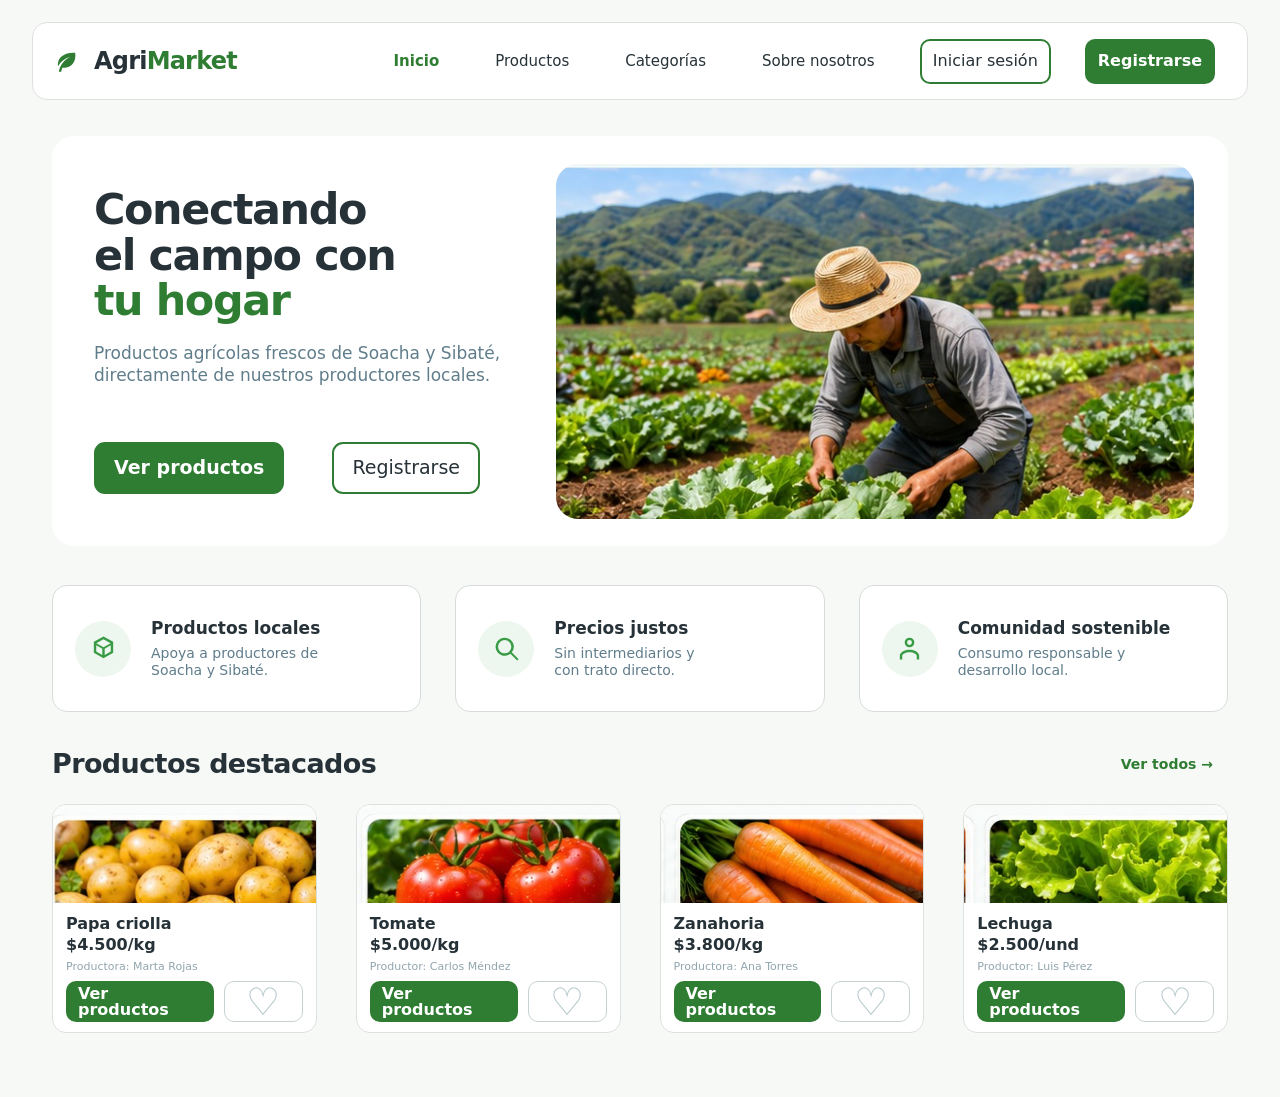
<file: index.html>
<!DOCTYPE html>
<html lang="es">
<head>
  <meta charset="UTF-8">
  <meta name="viewport" content="width=device-width, initial-scale=1.0">
  <meta name="description" content="AgriMarket Soacha–Sibaté conecta consumidores con productores agrícolas locales.">
  <title>AgriMarket Soacha–Sibaté</title>
  <link rel="stylesheet" href="css/styles.css">
</head>
<body>
  <header class="site-header">
    <a class="brand" href="index.html" aria-label="AgriMarket - Inicio">
      <span class="brand-icon" aria-hidden="true">
        <svg viewBox="0 0 24 24"><path d="M19.7 4.3C14.7 4 9.9 5.2 7 8.1c-2.6 2.6-2.7 6.1-2.5 8.1 2.2-4.2 5.8-6.7 10.9-8.4-4.3 2.2-7.5 5.3-9.2 9.6-.6 1.5-.9 2.8-1 3.8h2.1c.2-1.2.5-2.4 1-3.6 5.7.2 9.8-2.5 11.2-7.7.6-2.2.4-4.3.2-5.6Z"/></svg>
      </span>
      <span class="brand-name"><span class="brand-dark">Agri</span><span class="brand-green">Market</span></span>
    </a>

    <nav class="main-nav" aria-label="Navegación principal">
      <a class="active" href="index.html">Inicio</a>
      <a href="pages/catalogo.html">Productos</a>
      <a href="pages/catalogo.html#categorias">Categorías</a>
      <a href="#sobre-nosotros">Sobre nosotros</a>
    </nav>

    <div class="header-actions">
      <a class="btn btn-outline btn-small" href="pages/login.html">Iniciar sesión</a>
      <a class="btn btn-primary btn-small" href="pages/login.html#registro">Registrarse</a>
    </div>
  </header>

  <main class="page-shell">
    <section class="hero" aria-labelledby="hero-title">
      <div class="hero-copy">
        <h1 id="hero-title">Conectando<br>el campo con<br><span>tu hogar</span></h1>
        <p>Productos agrícolas frescos de Soacha y Sibaté,<br>directamente de nuestros productores locales.</p>
        <div class="hero-actions">
          <a class="btn btn-primary" href="pages/catalogo.html">Ver productos</a>
          <a class="btn btn-outline" href="pages/login.html#registro">Registrarse</a>
        </div>
      </div>

      <div class="hero-media" aria-label="Productor agrícola trabajando en un cultivo">
        <img src="assets/img/hero-agricultor.jpg" alt="Productor agrícola trabajando entre cultivos en la región de Soacha y Sibaté">
      </div>
    </section>

    <section class="benefits" aria-label="Beneficios de AgriMarket">
      <article class="benefit-card">
        <span class="benefit-icon" aria-hidden="true">
          <svg viewBox="0 0 24 24"><path d="m12 2 8 4.5v9L12 20l-8-4.5v-9L12 2Zm0 2.3L6.1 7.6 12 11l5.9-3.4L12 4.3Zm-6 5v5.1l5 2.9v-5.1L6 9.3Zm7 8 5-2.9V9.3l-5 2.9v5.1Z"/></svg>
        </span>
        <div>
          <h2>Productos locales</h2>
          <p>Apoya a productores de<br>Soacha y Sibaté.</p>
        </div>
      </article>

      <article class="benefit-card">
        <span class="benefit-icon" aria-hidden="true">
          <svg viewBox="0 0 24 24"><path d="M10.5 3a7.5 7.5 0 1 0 4.7 13.35L20.85 22 22 20.85l-5.65-5.65A7.5 7.5 0 0 0 10.5 3Zm0 2a5.5 5.5 0 1 1 0 11 5.5 5.5 0 0 1 0-11Z"/></svg>
        </span>
        <div>
          <h2>Precios justos</h2>
          <p>Sin intermediarios y<br>con trato directo.</p>
        </div>
      </article>

      <article class="benefit-card">
        <span class="benefit-icon" aria-hidden="true">
          <svg viewBox="0 0 24 24"><path d="M12 3a4 4 0 1 0 0 8 4 4 0 0 0 0-8Zm0 2a2 2 0 1 1 0 4 2 2 0 0 1 0-4Zm0 8c-4.4 0-8 2.2-8 5v3h2v-3c0-1.4 2.6-3 6-3s6 1.6 6 3v3h2v-3c0-2.8-3.6-5-8-5Z"/></svg>
        </span>
        <div>
          <h2>Comunidad sostenible</h2>
          <p>Consumo responsable y<br>desarrollo local.</p>
        </div>
      </article>
    </section>

    <section class="featured-products" aria-labelledby="featured-title">
      <div class="section-heading">
        <h2 id="featured-title">Productos destacados</h2>
        <a href="pages/catalogo.html">Ver todos <span aria-hidden="true">→</span></a>
      </div>

      <div class="product-grid">
        <article class="product-card">
          <img src="assets/img/papa-criolla.jpg" alt="Papa criolla fresca">
          <div class="product-content">
            <h3>Papa criolla</h3>
            <strong>$4.500/kg</strong>
            <p>Productora: Marta Rojas</p>
            <div class="product-actions">
              <a class="btn btn-primary product-button" href="pages/producto.html?producto=papa-criolla">Ver productos</a>
              <button class="favorite" type="button" aria-label="Agregar Papa criolla a favoritos">♡</button>
            </div>
          </div>
        </article>

        <article class="product-card">
          <img src="assets/img/tomate.jpg" alt="Tomates frescos">
          <div class="product-content">
            <h3>Tomate</h3>
            <strong>$5.000/kg</strong>
            <p>Productor: Carlos Méndez</p>
            <div class="product-actions">
              <a class="btn btn-primary product-button" href="pages/producto.html?producto=tomate">Ver productos</a>
              <button class="favorite" type="button" aria-label="Agregar Tomate a favoritos">♡</button>
            </div>
          </div>
        </article>

        <article class="product-card">
          <img src="assets/img/zanahoria.jpg" alt="Zanahorias frescas">
          <div class="product-content">
            <h3>Zanahoria</h3>
            <strong>$3.800/kg</strong>
            <p>Productora: Ana Torres</p>
            <div class="product-actions">
              <a class="btn btn-primary product-button" href="pages/producto.html?producto=zanahoria">Ver productos</a>
              <button class="favorite" type="button" aria-label="Agregar Zanahoria a favoritos">♡</button>
            </div>
          </div>
        </article>

        <article class="product-card">
          <img src="assets/img/lechuga.jpg" alt="Lechuga fresca">
          <div class="product-content">
            <h3>Lechuga</h3>
            <strong>$2.500/und</strong>
            <p>Productor: Luis Pérez</p>
            <div class="product-actions">
              <a class="btn btn-primary product-button" href="pages/producto.html?producto=lechuga">Ver productos</a>
              <button class="favorite" type="button" aria-label="Agregar Lechuga a favoritos">♡</button>
            </div>
          </div>
        </article>
      </div>
    </section>

    <section id="sobre-nosotros" class="sr-only" aria-label="Sobre nosotros">
      AgriMarket conecta productores agrícolas locales con consumidores de Soacha y Sibaté.
    </section>
  </main>

  <script src="js/storage.js"></script>
  <script src="js/app.js"></script>
</body>
</html>
</file>
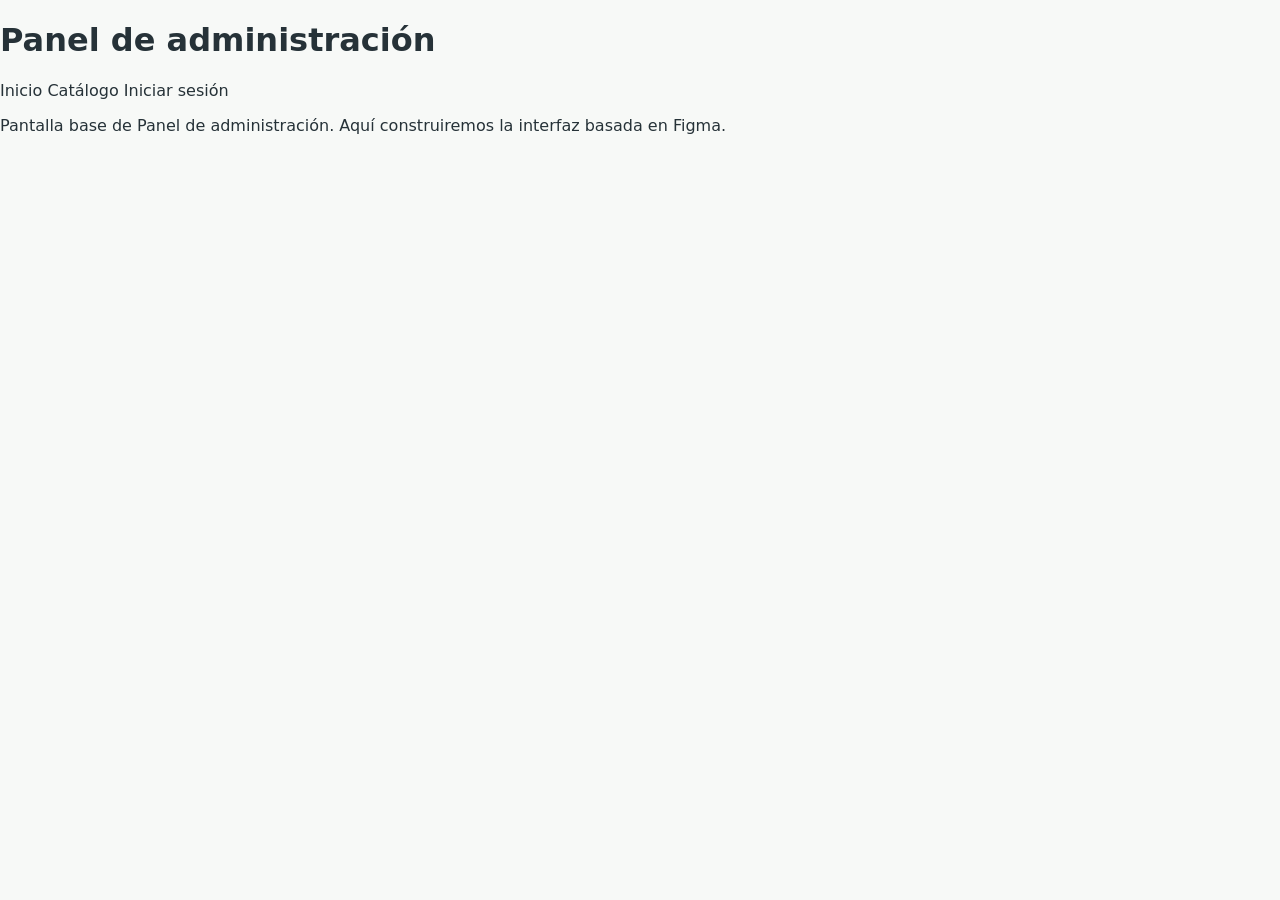
<file: pages/admin.html>
<!DOCTYPE html>
<html lang="es">
<head>
    <meta charset="UTF-8">
    <meta name="viewport" content="width=device-width, initial-scale=1.0">
    <title>Panel de administración | AgriMarket</title>
    <link rel="stylesheet" href="../css/styles.css">
</head>
<body>
    <header>
        <h1>Panel de administración</h1>
        <nav>
            <a href="../index.html">Inicio</a>
            <a href="catalogo.html">Catálogo</a>
            <a href="login.html">Iniciar sesión</a>
        </nav>
    </header>

    <main>
        <p>Pantalla base de Panel de administración. Aquí construiremos la interfaz basada en Figma.</p>
    </main>

    <script src="../js/storage.js"></script>
    <script src="../js/app.js"></script>
</body>
</html>
</file>
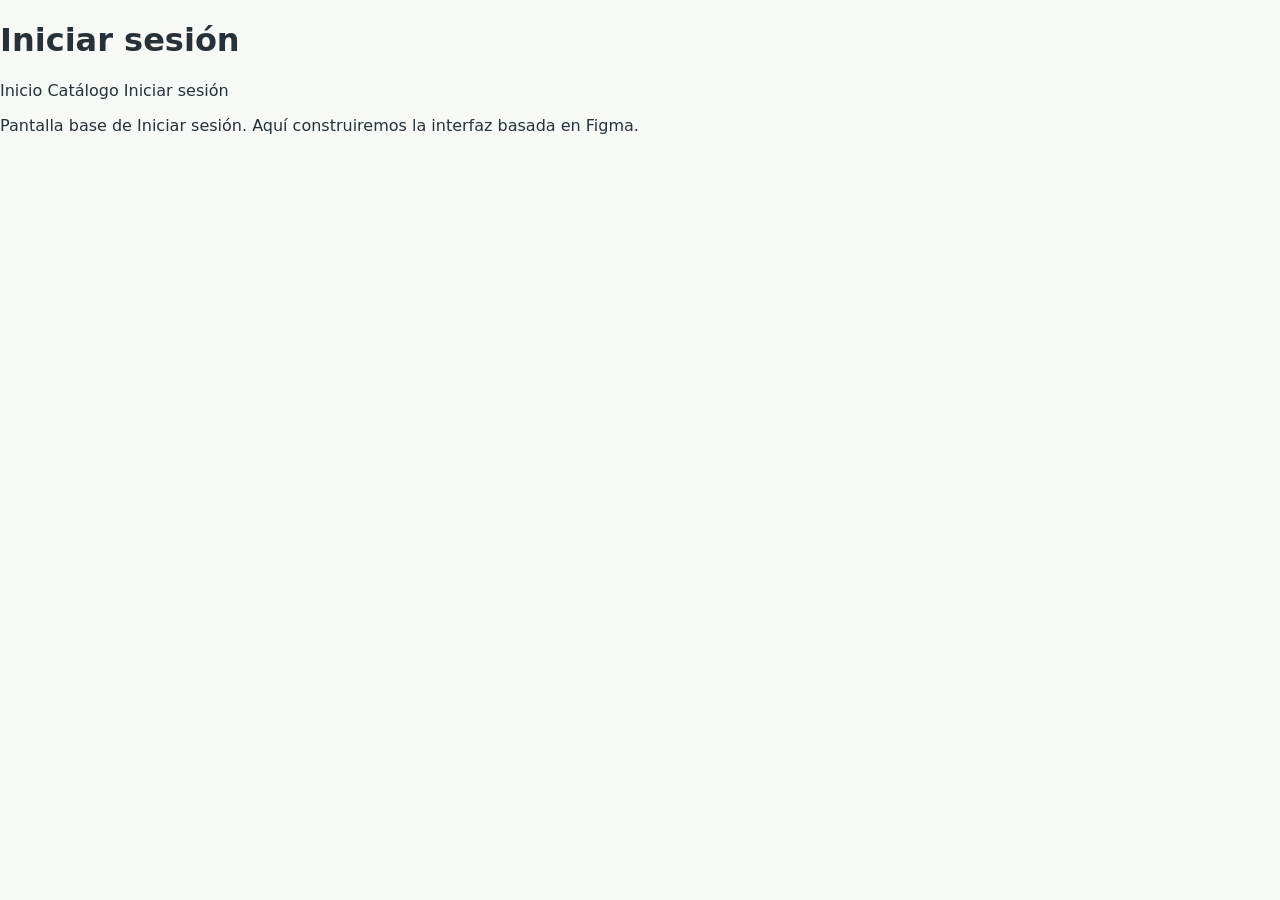
<file: pages/login.html>
<!DOCTYPE html>
<html lang="es">
<head>
    <meta charset="UTF-8">
    <meta name="viewport" content="width=device-width, initial-scale=1.0">
    <title>Iniciar sesión | AgriMarket</title>
    <link rel="stylesheet" href="../css/styles.css">
</head>
<body>
    <header>
        <h1>Iniciar sesión</h1>
        <nav>
            <a href="../index.html">Inicio</a>
            <a href="catalogo.html">Catálogo</a>
            <a href="login.html">Iniciar sesión</a>
        </nav>
    </header>

    <main>
        <p>Pantalla base de Iniciar sesión. Aquí construiremos la interfaz basada en Figma.</p>
    </main>

    <script src="../js/storage.js"></script>
    <script src="../js/auth.js"></script>
</body>
</html>
</file>
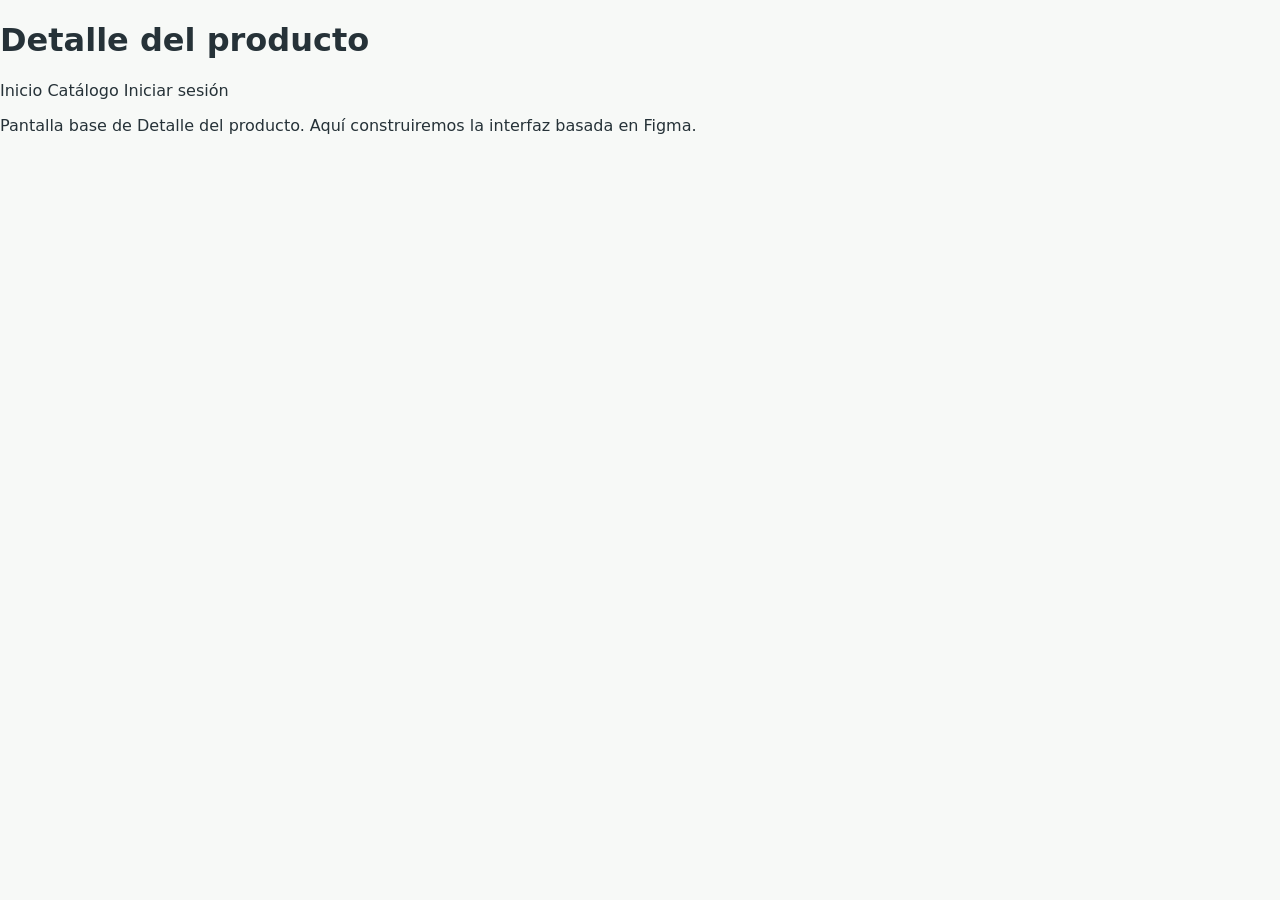
<file: pages/producto.html>
<!DOCTYPE html>
<html lang="es">
<head>
    <meta charset="UTF-8">
    <meta name="viewport" content="width=device-width, initial-scale=1.0">
    <title>Detalle del producto | AgriMarket</title>
    <link rel="stylesheet" href="../css/styles.css">
</head>
<body>
    <header>
        <h1>Detalle del producto</h1>
        <nav>
            <a href="../index.html">Inicio</a>
            <a href="catalogo.html">Catálogo</a>
            <a href="login.html">Iniciar sesión</a>
        </nav>
    </header>

    <main>
        <p>Pantalla base de Detalle del producto. Aquí construiremos la interfaz basada en Figma.</p>
    </main>

    <script src="../js/storage.js"></script>
    <script src="../js/productos.js"></script>
</body>
</html>
</file>
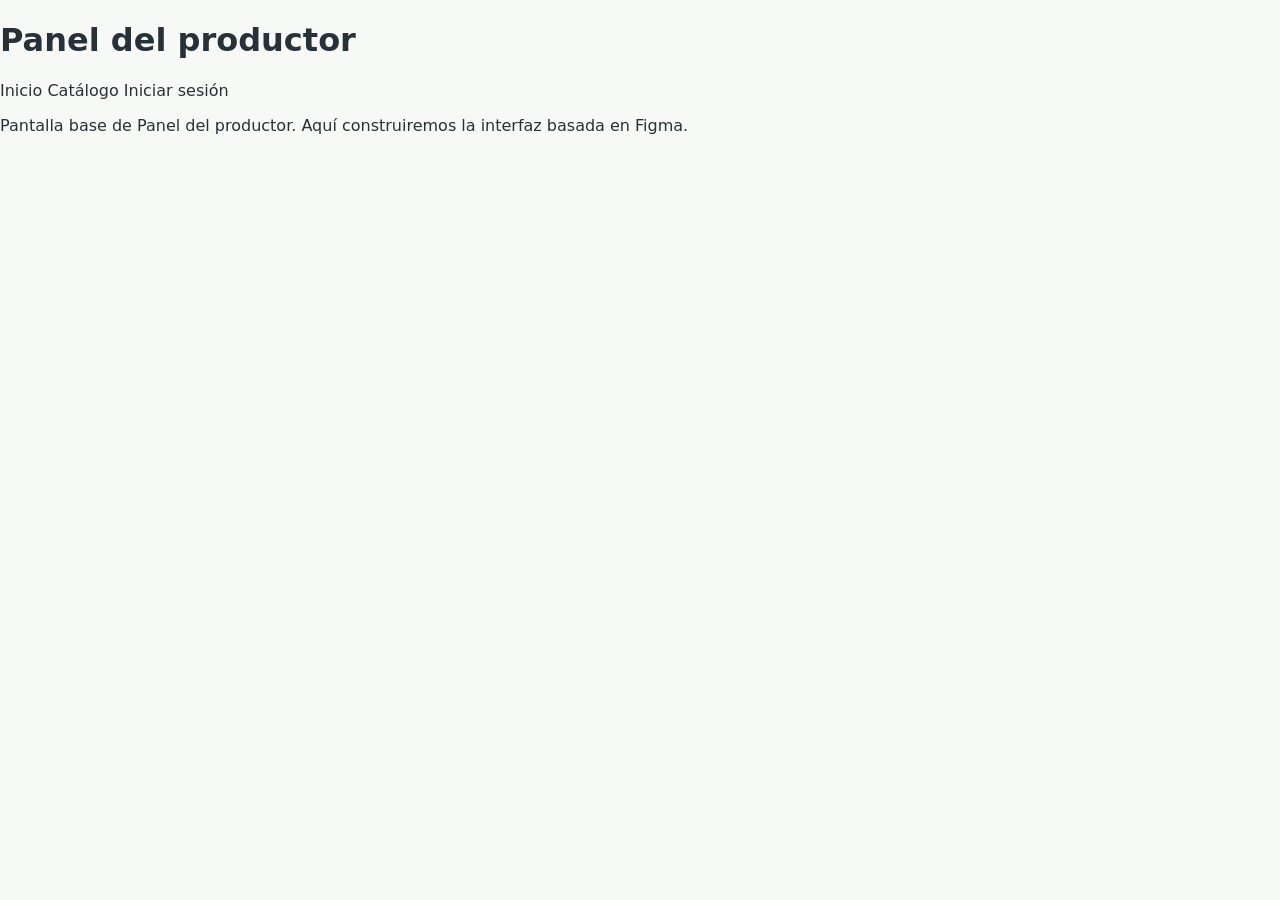
<file: pages/productor.html>
<!DOCTYPE html>
<html lang="es">
<head>
    <meta charset="UTF-8">
    <meta name="viewport" content="width=device-width, initial-scale=1.0">
    <title>Panel del productor | AgriMarket</title>
    <link rel="stylesheet" href="../css/styles.css">
</head>
<body>
    <header>
        <h1>Panel del productor</h1>
        <nav>
            <a href="../index.html">Inicio</a>
            <a href="catalogo.html">Catálogo</a>
            <a href="login.html">Iniciar sesión</a>
        </nav>
    </header>

    <main>
        <p>Pantalla base de Panel del productor. Aquí construiremos la interfaz basada en Figma.</p>
    </main>

    <script src="../js/storage.js"></script>
    <script src="../js/productos.js"></script>
</body>
</html>
</file>
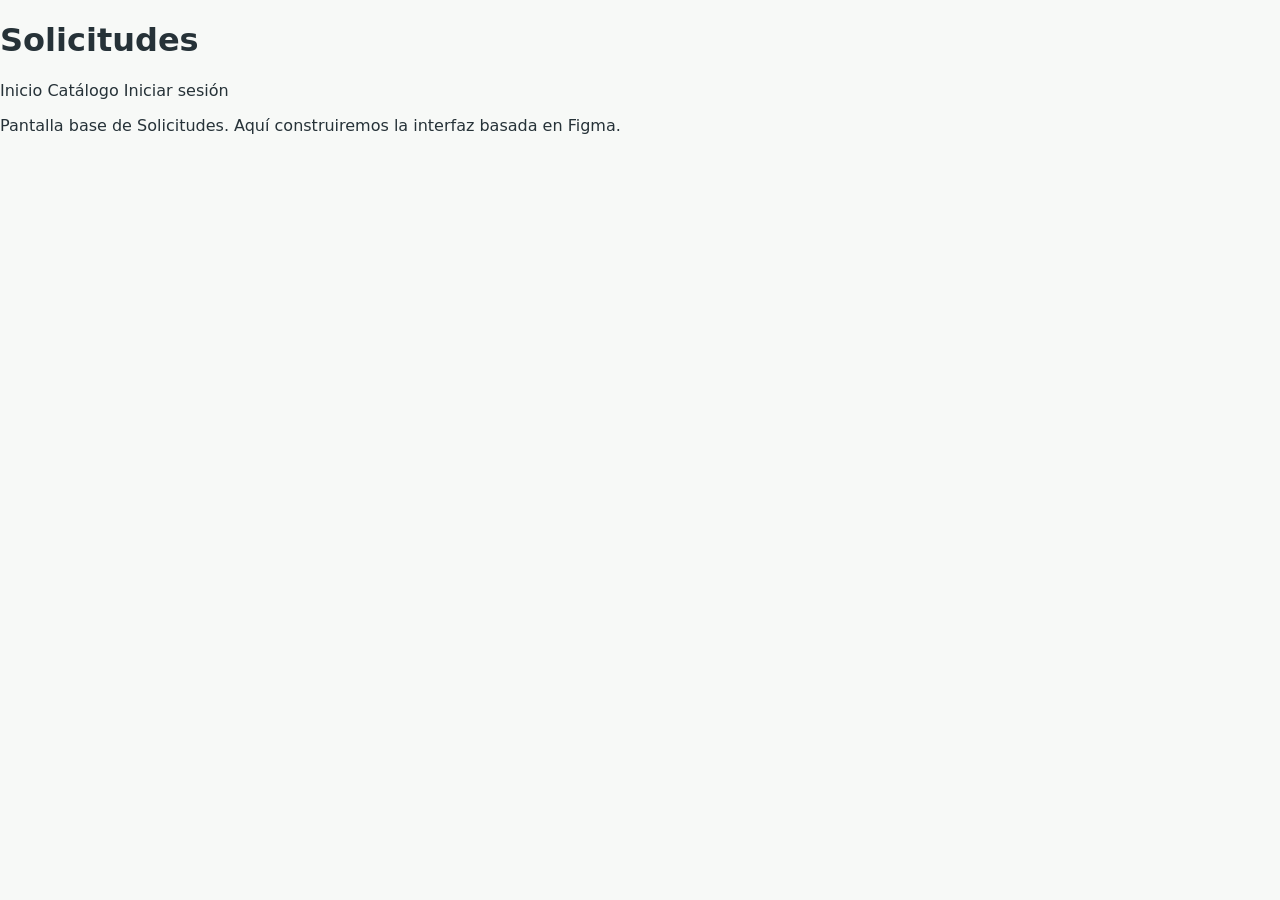
<file: pages/solicitudes.html>
<!DOCTYPE html>
<html lang="es">
<head>
    <meta charset="UTF-8">
    <meta name="viewport" content="width=device-width, initial-scale=1.0">
    <title>Solicitudes | AgriMarket</title>
    <link rel="stylesheet" href="../css/styles.css">
</head>
<body>
    <header>
        <h1>Solicitudes</h1>
        <nav>
            <a href="../index.html">Inicio</a>
            <a href="catalogo.html">Catálogo</a>
            <a href="login.html">Iniciar sesión</a>
        </nav>
    </header>

    <main>
        <p>Pantalla base de Solicitudes. Aquí construiremos la interfaz basada en Figma.</p>
    </main>

    <script src="../js/storage.js"></script>
    <script src="../js/solicitudes.js"></script>
</body>
</html>
</file>
<file: css/styles.css>
:root {
  --green: #2e7d32;
  --green-action: #2f8f39;
  --green-soft: #eef7ef;
  --text: #263238;
  --muted: #607d8b;
  --surface: #ffffff;
  --background: #f7f9f7;
  --border: #e0e0e0;
  --radius-lg: 22px;
  --radius-md: 15px;
}

* {
  box-sizing: border-box;
}

html {
  scroll-behavior: smooth;
}

body {
  margin: 0;
  min-width: 320px;
  font-family: Inter, ui-sans-serif, system-ui, -apple-system, BlinkMacSystemFont, "Segoe UI", sans-serif;
  color: var(--text);
  background: var(--background);
}

a {
  color: inherit;
  text-decoration: none;
}

button,
a {
  -webkit-tap-highlight-color: transparent;
}

.site-header {
  width: calc(100% - 64px);
  max-width: 1384px;
  min-height: 78px;
  margin: 22px auto 0;
  padding: 0 32px 0 20px;
  display: grid;
  grid-template-columns: 1fr auto 1fr;
  align-items: center;
  gap: 28px;
  background: var(--surface);
  border: 1px solid var(--border);
  border-radius: var(--radius-md);
}

.brand {
  display: inline-flex;
  align-items: center;
  width: max-content;
  gap: 14px;
  font-size: 24px;
  font-weight: 800;
  letter-spacing: -0.8px;
}

.brand-icon {
  width: 27px;
  height: 27px;
  display: grid;
  place-items: center;
  color: var(--green);
}

.brand-icon svg {
  width: 100%;
  height: 100%;
  fill: currentColor;
}

.brand-dark {
  color: var(--text);
}

.brand-green {
  color: var(--green);
}

.main-nav {
  display: flex;
  align-items: center;
  gap: 56px;
  white-space: nowrap;
  font-size: 15px;
}

.main-nav a {
  transition: color .18s ease;
}

.main-nav a:hover,
.main-nav .active {
  color: var(--green);
}

.main-nav .active {
  font-weight: 700;
}

.header-actions {
  justify-self: end;
  display: flex;
  align-items: center;
  gap: 34px;
}

.btn {
  min-height: 52px;
  padding: 0 18px;
  display: inline-flex;
  align-items: center;
  justify-content: center;
  border: 2px solid transparent;
  border-radius: 11px;
  font: inherit;
  font-size: 19px;
  line-height: 1;
  cursor: pointer;
  transition: transform .16s ease, background .16s ease, border-color .16s ease;
}

.btn:hover {
  transform: translateY(-1px);
}

.btn-primary {
  color: #fff;
  background: var(--green);
  border-color: var(--green);
  font-weight: 700;
}

.btn-primary:hover {
  background: #256b29;
  border-color: #256b29;
}

.btn-outline {
  color: var(--text);
  background: var(--surface);
  border-color: var(--green);
  font-weight: 500;
}

.btn-outline:hover {
  background: #f5fbf5;
}

.btn-small {
  min-height: 45px;
  padding: 0 11px;
  font-size: 16px;
  border-radius: 10px;
}

.page-shell {
  width: calc(100% - 104px);
  max-width: 1344px;
  margin: 36px auto 64px;
}

.hero {
  min-height: 409px;
  padding: 28px 34px 27px 42px;
  display: grid;
  grid-template-columns: 42% 58%;
  align-items: center;
  background: var(--surface);
  border-radius: 22px;
}

.hero-copy {
  align-self: stretch;
  display: flex;
  flex-direction: column;
  justify-content: center;
  padding-bottom: 2px;
}

.hero h1 {
  margin: 0 0 18px;
  max-width: 460px;
  font-size: clamp(42px, 3.35vw, 49px);
  line-height: 1.06;
  letter-spacing: -1.4px;
  font-weight: 800;
}

.hero h1 span {
  color: var(--green);
}

.hero-copy > p {
  margin: 0;
  color: var(--muted);
  font-size: 17px;
  line-height: 1.32;
}

.hero-actions {
  margin-top: 55px;
  display: flex;
  gap: 48px;
}

.hero-media {
  position: relative;
  width: 100%;
  height: 355px;
  overflow: hidden;
  border-radius: 22px;
  background: #dfe8de;
}

.hero-media img {
  width: 100%;
  height: 100%;
  display: block;
  object-fit: cover;
  object-position: center center;
}

.benefits {
  margin-top: 39px;
  display: grid;
  grid-template-columns: repeat(3, 1fr);
  gap: 34px;
}

.benefit-card {
  min-height: 127px;
  padding: 24px 22px;
  display: flex;
  align-items: center;
  gap: 20px;
  background: var(--surface);
  border: 1px solid #d7dcda;
  border-radius: 15px;
}

.benefit-icon {
  flex: 0 0 auto;
  width: 56px;
  height: 56px;
  display: grid;
  place-items: center;
  color: #399b45;
  background: var(--green-soft);
  border-radius: 50%;
}

.benefit-icon svg {
  width: 29px;
  height: 29px;
  fill: currentColor;
}

.benefit-card h2 {
  margin: 0 0 7px;
  font-size: 17px;
  line-height: 1.2;
}

.benefit-card p {
  margin: 0;
  color: var(--muted);
  font-size: 14px;
  line-height: 1.2;
}

.featured-products {
  margin-top: 36px;
}

.section-heading {
  margin-bottom: 25px;
  display: flex;
  align-items: center;
  justify-content: space-between;
}

.section-heading h2 {
  margin: 0;
  font-size: 27px;
  letter-spacing: -0.6px;
}

.section-heading a {
  margin-right: 15px;
  color: var(--green);
  font-size: 14px;
  font-weight: 700;
}

.product-grid {
  display: grid;
  grid-template-columns: repeat(4, minmax(0, 1fr));
  gap: 39px;
}

.product-card {
  overflow: hidden;
  background: var(--surface);
  border: 1px solid #dce1df;
  border-radius: 14px;
}

.product-card > img {
  width: 100%;
  height: 98px;
  display: block;
  object-fit: cover;
}

.product-content {
  padding: 11px 13px 10px;
}

.product-content h3 {
  margin: 0 0 2px;
  font-size: 16px;
  line-height: 1.2;
}

.product-content strong {
  display: block;
  font-size: 16px;
  line-height: 1.25;
}

.product-content p {
  margin: 5px 0 8px;
  color: #91a5ae;
  font-size: 11px;
  line-height: 1.2;
}

.product-actions {
  display: grid;
  grid-template-columns: minmax(0, 1fr) 79px;
  gap: 10px;
}

.product-button {
  min-height: 41px;
  padding: 0 10px;
  border-radius: 10px;
  font-size: 16px;
}

.favorite {
  height: 41px;
  display: grid;
  place-items: center;
  border: 1px solid #c7d1d4;
  border-radius: 10px;
  background: #fff;
  color: #aec1c6;
  font-size: 38px;
  line-height: .7;
  cursor: pointer;
  transition: color .16s ease, border-color .16s ease, background .16s ease;
}

.favorite:hover,
.favorite.is-favorite {
  color: var(--green);
  border-color: var(--green);
  background: #f5fbf5;
}

.sr-only {
  position: absolute;
  width: 1px;
  height: 1px;
  padding: 0;
  margin: -1px;
  overflow: hidden;
  clip: rect(0, 0, 0, 0);
  white-space: nowrap;
  border: 0;
}

@media (max-width: 1120px) {
  .site-header {
    grid-template-columns: 1fr auto;
  }

  .main-nav {
    grid-column: 1 / -1;
    grid-row: 2;
    justify-content: center;
    padding-bottom: 15px;
  }

  .hero {
    grid-template-columns: 1fr 1.25fr;
  }

  .product-grid {
    grid-template-columns: repeat(2, minmax(0, 1fr));
  }
}

@media (max-width: 820px) {
  .site-header,
  .page-shell {
    width: calc(100% - 28px);
  }

  .site-header {
    padding: 14px 16px;
    grid-template-columns: 1fr;
  }

  .brand,
  .header-actions {
    justify-self: center;
  }

  .main-nav {
    gap: 20px;
    flex-wrap: wrap;
  }

  .hero {
    padding: 30px 24px;
    grid-template-columns: 1fr;
    gap: 30px;
  }

  .hero-copy > p br {
    display: none;
  }

  .hero-actions {
    margin-top: 30px;
    gap: 14px;
  }

  .benefits {
    grid-template-columns: 1fr;
  }

  .product-grid {
    grid-template-columns: 1fr 1fr;
    gap: 18px;
  }
}

@media (max-width: 560px) {
  .main-nav {
    font-size: 14px;
  }

  .header-actions {
    width: 100%;
    gap: 10px;
  }

  .header-actions .btn {
    flex: 1;
  }

  .hero h1 {
    font-size: 39px;
  }

  .hero-media {
    height: 250px;
  }

  .hero-actions {
    flex-direction: column;
  }

  .product-grid {
    grid-template-columns: 1fr;
  }

  .section-heading {
    align-items: end;
  }
}


/* =========================================================
   CATÁLOGO DE PRODUCTOS
   ========================================================= */

.catalog-header {
  grid-template-columns: 1fr auto 1fr;
}

.catalog-nav {
  gap: 70px;
}

.profile-link {
  justify-self: end;
  width: 46px;
  height: 46px;
  display: grid;
  place-items: center;
  color: var(--green);
  border-radius: 50%;
  transition: background .16s ease;
}

.profile-link:hover {
  background: var(--green-soft);
}

.profile-link svg {
  width: 32px;
  height: 32px;
  fill: currentColor;
}

.catalog-shell {
  width: calc(100% - 140px);
  max-width: 1308px;
  margin: 42px auto 70px;
}

.catalog-intro h1 {
  margin: 0;
  font-size: 36px;
  line-height: 1.05;
  letter-spacing: -1px;
}

.catalog-intro p {
  margin: 8px 0 0;
  color: #7593a2;
  font-size: 17px;
}

.catalog-layout {
  margin-top: 42px;
  display: grid;
  grid-template-columns: 292px minmax(0, 1fr);
  gap: 46px;
  align-items: start;
}

.filters-panel {
  padding: 24px 23px 0;
  background: var(--surface);
  border: 1px solid #d7dcda;
  border-radius: 18px;
  overflow: hidden;
}

.filters-panel h2 {
  margin: 0 0 25px;
  font-size: 23px;
}

.filter-group {
  margin-bottom: 33px;
}

.filter-group > label:first-child,
.filter-group h3 {
  display: block;
  margin: 0 0 12px;
  font-size: 15px;
  font-weight: 700;
}

.search-control {
  position: relative;
  display: flex;
  align-items: center;
  min-width: 0;
  background: #fff;
  border: 2px solid #aac0c9;
  border-radius: 13px;
}

.search-control:focus-within {
  border-color: var(--green);
  box-shadow: 0 0 0 3px rgba(46, 125, 50, .08);
}

.search-control svg {
  flex: 0 0 auto;
  width: 34px;
  height: 34px;
  margin-left: 12px;
  fill: #698896;
}

.search-control input {
  width: 100%;
  min-width: 0;
  height: 52px;
  padding: 0 14px 0 10px;
  color: var(--text);
  background: transparent;
  border: 0;
  outline: none;
  font: inherit;
  font-size: 18px;
}

.search-control input::placeholder {
  color: #a9bac2;
}

.search-control-small {
  border-width: 1.5px;
  border-radius: 10px;
}

.search-control-small svg {
  width: 29px;
  height: 29px;
  margin-left: 9px;
}

.search-control-small input {
  height: 34px;
  padding-right: 9px;
  font-size: 14px;
}

.check-row {
  margin: 0 0 16px !important;
  display: flex !important;
  align-items: center;
  gap: 12px;
  color: #38444a;
  font-size: 15px !important;
  font-weight: 400 !important;
  cursor: pointer;
}

.check-row input {
  width: 18px;
  height: 18px;
  margin: 0;
  accent-color: var(--green);
  cursor: pointer;
}

.price-row {
  display: grid;
  grid-template-columns: 1fr 1fr;
  gap: 20px;
}

.price-row input {
  width: 100%;
  height: 44px;
  padding: 0 13px;
  color: var(--text);
  background: #fff;
  border: 1px solid #d8dfe0;
  border-radius: 10px;
  outline: none;
  font: inherit;
  font-size: 13px;
}

.price-row input:focus {
  border-color: var(--green);
}

.apply-filters {
  width: calc(100% + 46px);
  margin-left: -23px;
  min-height: 46px;
  border-radius: 0;
  font-size: 16px;
}

.catalog-toolbar {
  display: grid;
  grid-template-columns: minmax(0, 1fr) 195px;
  gap: 0;
  align-items: center;
}

.catalog-search {
  z-index: 1;
  border-color: #9fb8c2;
}

.sort-select {
  height: 49px;
  margin-left: -10px;
  padding: 0 18px;
  color: #39464c;
  background: #fff;
  border: 1px solid #d7dcda;
  border-radius: 10px;
  outline: none;
  font: inherit;
  font-size: 13px;
  cursor: pointer;
}

.sort-select:focus {
  border-color: var(--green);
}

.catalog-results-heading {
  margin: 34px 0 25px;
}

.catalog-results-heading h2 {
  margin: 0;
  font-size: 23px;
}

.catalog-product-grid {
  display: grid;
  grid-template-columns: repeat(3, minmax(0, 1fr));
  gap: 95px 43px;
}

.catalog-product-card {
  overflow: hidden;
  background: #fff;
  border: 1px solid #dce1df;
  border-radius: 14px;
}

.catalog-product-card > img {
  width: 100%;
  height: 97px;
  display: block;
  object-fit: cover;
}

.catalog-product-card .product-content {
  padding: 10px 13px 9px;
}

.catalog-product-card .product-actions {
  grid-template-columns: minmax(0, 1fr) 68px;
}

.catalog-product-card .product-button {
  min-height: 37px;
  font-size: 16px;
}

.catalog-product-card .favorite {
  height: 37px;
  font-size: 34px;
}

.catalog-empty {
  padding: 45px 20px;
  color: var(--muted);
  text-align: center;
  background: #fff;
  border: 1px dashed #ccd6d2;
  border-radius: 14px;
}

.catalog-pagination {
  margin-top: 100px;
  display: flex;
  align-items: center;
  justify-content: center;
  gap: 12px;
}

.page-number,
.page-next {
  min-width: 43px;
  height: 43px;
  padding: 0 13px;
  display: inline-flex;
  align-items: center;
  justify-content: center;
  color: #354046;
  background: #fff;
  border: 1px solid #d9dede;
  border-radius: 9px;
  font: inherit;
  cursor: pointer;
}

.page-number.active {
  color: #fff;
  background: var(--green);
  border-color: var(--green);
}

.page-next {
  margin-left: 6px;
  color: var(--green);
  background: transparent;
  border-color: transparent;
  font-weight: 700;
}

.page-number:hover:not(.active),
.page-next:hover {
  background: var(--green-soft);
}

@media (max-width: 1120px) {
  .catalog-header {
    grid-template-columns: 1fr auto;
  }

  .catalog-header .catalog-nav {
    grid-column: 1 / -1;
    grid-row: 2;
    padding-bottom: 15px;
  }

  .catalog-layout {
    grid-template-columns: 250px minmax(0, 1fr);
    gap: 28px;
  }

  .catalog-product-grid {
    grid-template-columns: repeat(2, minmax(0, 1fr));
    gap: 30px 24px;
  }
}

@media (max-width: 820px) {
  .catalog-shell {
    width: calc(100% - 28px);
  }

  .catalog-header {
    grid-template-columns: 1fr;
  }

  .catalog-header .profile-link {
    justify-self: center;
  }

  .catalog-nav {
    gap: 20px;
  }

  .catalog-layout {
    grid-template-columns: 1fr;
  }

  .filters-panel {
    order: 2;
  }

  .catalog-content {
    order: 1;
  }

  .catalog-toolbar {
    grid-template-columns: 1fr;
    gap: 12px;
  }

  .sort-select {
    margin-left: 0;
  }

  .catalog-pagination {
    margin-top: 50px;
  }
}

@media (max-width: 560px) {
  .catalog-intro h1 {
    font-size: 31px;
  }

  .catalog-product-grid {
    grid-template-columns: 1fr;
  }

  .price-row {
    grid-template-columns: 1fr;
  }
}
</file>
